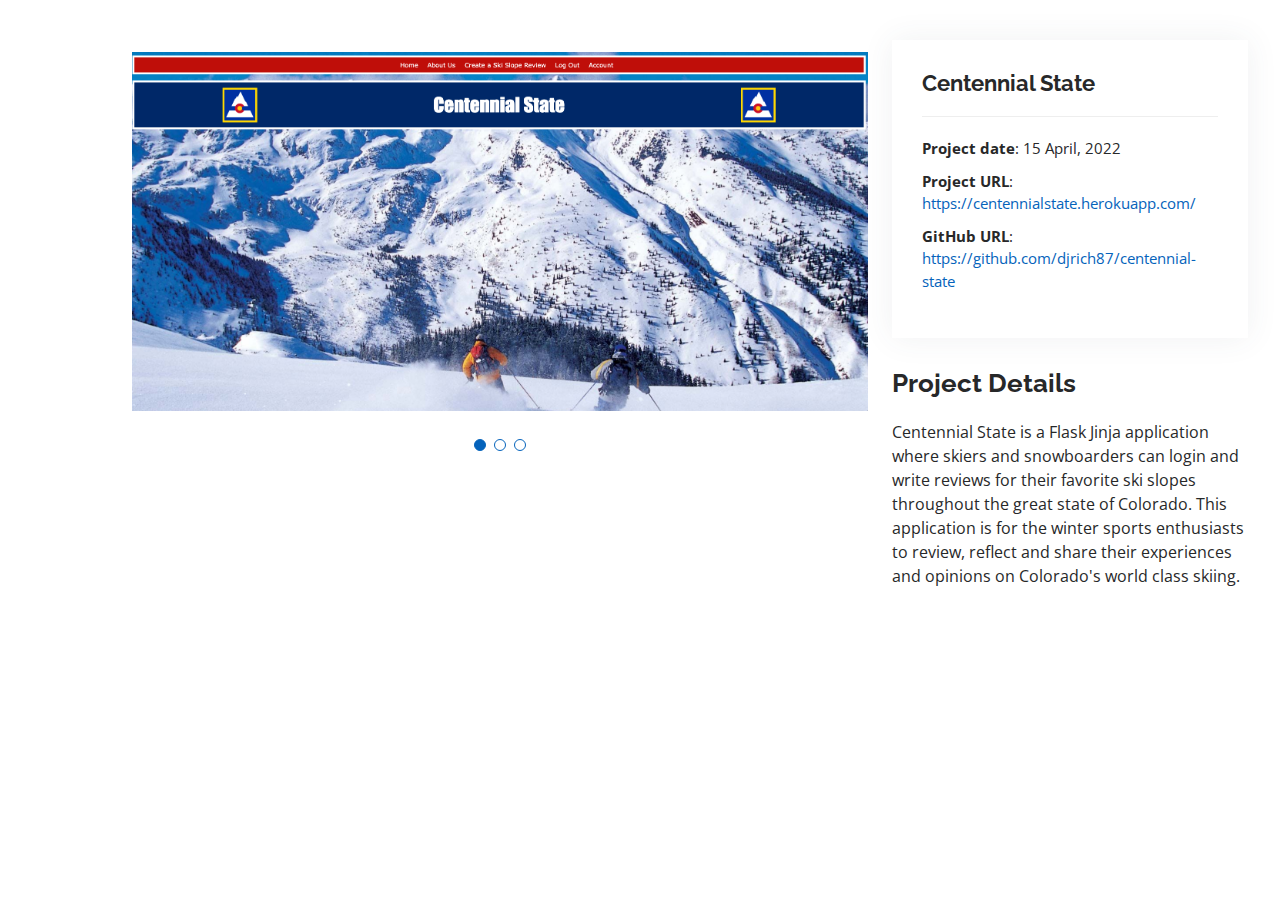
<file: centennial-details.html>
<!DOCTYPE html>
<html lang="en">

<head>
  <meta charset="utf-8">
  <meta content="width=device-width, initial-scale=1.0" name="viewport">

  <title>Portfolio Details - Personal Bootstrap Template</title>
  <meta content="" name="description">
  <meta content="" name="keywords">

  <!-- Favicons -->
  <link href="assets/img/favicon.png" rel="icon">
  <link href="assets/img/apple-touch-icon.png" rel="apple-touch-icon">

  <!-- Google Fonts -->
  <link href="https://fonts.googleapis.com/css?family=Open+Sans:300,300i,400,400i,600,600i,700,700i|Raleway:300,300i,400,400i,500,500i,600,600i,700,700i|Poppins:300,300i,400,400i,500,500i,600,600i,700,700i" rel="stylesheet">

  <!-- Vendor CSS Files -->
  <link href="assets/vendor/aos/aos.css" rel="stylesheet">
  <link href="assets/vendor/bootstrap/css/bootstrap.min.css" rel="stylesheet">
  <link href="assets/vendor/bootstrap-icons/bootstrap-icons.css" rel="stylesheet">
  <link href="assets/vendor/boxicons/css/boxicons.min.css" rel="stylesheet">
  <link href="assets/vendor/glightbox/css/glightbox.min.css" rel="stylesheet">
  <link href="assets/vendor/swiper/swiper-bundle.min.css" rel="stylesheet">

  <!-- Template Main CSS File -->
  <link href="assets/css/style.css" rel="stylesheet">

  <!-- =======================================================
  * Template Name: MyResume - v4.7.0
  * Template URL: https://bootstrapmade.com/free-html-bootstrap-template-my-resume/
  * Author: BootstrapMade.com
  * License: https://bootstrapmade.com/license/
  ======================================================== -->
</head>

<body>

  <main id="main">

    <!-- ======= Portfolio Details Section ======= -->
    <section id="portfolio-details" class="portfolio-details">
      <div class="container">

        <div class="row gy-4">

          <div class="col-lg-8">
            <div class="portfolio-details-slider swiper">
              <div class="swiper-wrapper align-items-center">

                <div class="swiper-slide">
                  <img src="assets/img/portfolio/centennial_state_main.jpg" alt="">
                </div>

                <div class="swiper-slide">
                  <img src="assets/img/portfolio/centennial-state-main-page-with-review.jpg" alt="">
                </div>

                <div class="swiper-slide">
                  <img src="assets/img/portfolio/centennial-state-about-us.png" alt="">
                </div>

              </div>
              <div class="swiper-pagination"></div>
            </div>
          </div>

          <div class="col-lg-4">
            <div class="portfolio-info">
              <h3>Centennial State</h3>
              <ul>
                <li><strong>Project date</strong>: 15 April, 2022</li>
                <li><strong>Project URL</strong>: <a href="https://centennialstate.herokuapp.com/" target="_blank">https://centennialstate.herokuapp.com/</a></li>
                <li><strong>GitHub URL</strong>: <a href="https://github.com/djrich87/centennial-state" target="_blank">https://github.com/djrich87/centennial-state</a></li>
              </ul>
            </div>
            <div class="portfolio-description">
              <h2>Project Details</h2>
              <p>
                Centennial State is a Flask Jinja application where skiers and snowboarders can login and write reviews for their favorite ski slopes throughout the great state of Colorado. This application is for the winter sports enthusiasts to review, reflect and share their experiences and opinions on Colorado's world class skiing.
              </p>
            </div>
          </div>

        </div>

      </div>
    </section><!-- End Portfolio Details Section -->

  </main><!-- End #main -->

  <div id="preloader"></div>
  <a href="#" class="back-to-top d-flex align-items-center justify-content-center"><i class="bi bi-arrow-up-short"></i></a>

  <!-- Vendor JS Files -->
  <script src="assets/vendor/purecounter/purecounter.js"></script>
  <script src="assets/vendor/aos/aos.js"></script>
  <script src="assets/vendor/bootstrap/js/bootstrap.bundle.min.js"></script>
  <script src="assets/vendor/glightbox/js/glightbox.min.js"></script>
  <script src="assets/vendor/isotope-layout/isotope.pkgd.min.js"></script>
  <script src="assets/vendor/swiper/swiper-bundle.min.js"></script>
  <script src="assets/vendor/typed.js/typed.min.js"></script>
  <script src="assets/vendor/waypoints/noframework.waypoints.js"></script>
  <script src="assets/vendor/php-email-form/validate.js"></script>

  <!-- Template Main JS File -->
  <script src="assets/js/main.js"></script>

</body>

</html>
</file>
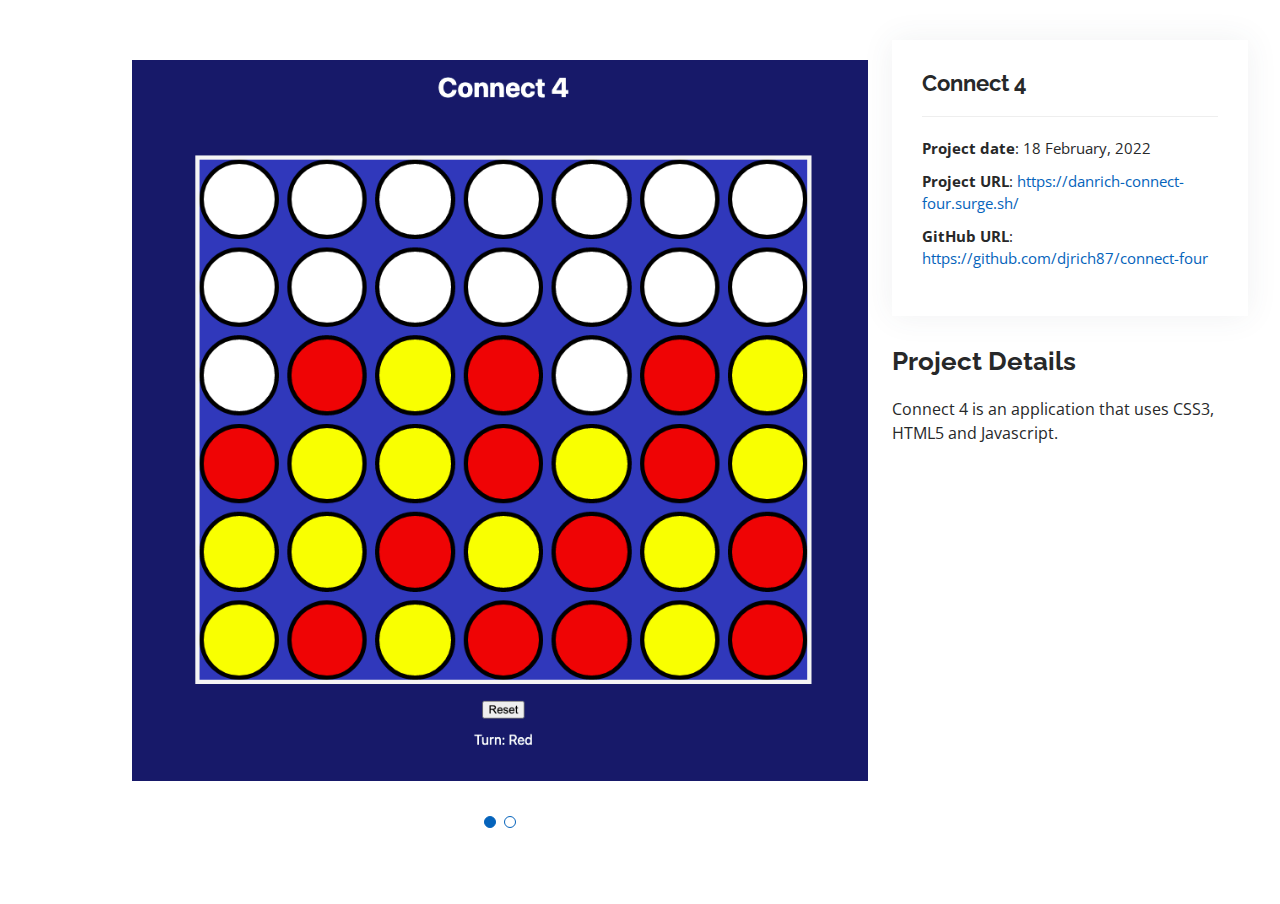
<file: connect-four-details.html>
<!DOCTYPE html>
<html lang="en">

<head>
  <meta charset="utf-8">
  <meta content="width=device-width, initial-scale=1.0" name="viewport">

  <title>Portfolio Details - Personal Bootstrap Template</title>
  <meta content="" name="description">
  <meta content="" name="keywords">

  <!-- Favicons -->
  <link href="assets/img/favicon.png" rel="icon">
  <link href="assets/img/apple-touch-icon.png" rel="apple-touch-icon">

  <!-- Google Fonts -->
  <link href="https://fonts.googleapis.com/css?family=Open+Sans:300,300i,400,400i,600,600i,700,700i|Raleway:300,300i,400,400i,500,500i,600,600i,700,700i|Poppins:300,300i,400,400i,500,500i,600,600i,700,700i" rel="stylesheet">

  <!-- Vendor CSS Files -->
  <link href="assets/vendor/aos/aos.css" rel="stylesheet">
  <link href="assets/vendor/bootstrap/css/bootstrap.min.css" rel="stylesheet">
  <link href="assets/vendor/bootstrap-icons/bootstrap-icons.css" rel="stylesheet">
  <link href="assets/vendor/boxicons/css/boxicons.min.css" rel="stylesheet">
  <link href="assets/vendor/glightbox/css/glightbox.min.css" rel="stylesheet">
  <link href="assets/vendor/swiper/swiper-bundle.min.css" rel="stylesheet">

  <!-- Template Main CSS File -->
  <link href="assets/css/style.css" rel="stylesheet">

  <!-- =======================================================
  * Template Name: MyResume - v4.7.0
  * Template URL: https://bootstrapmade.com/free-html-bootstrap-template-my-resume/
  * Author: BootstrapMade.com
  * License: https://bootstrapmade.com/license/
  ======================================================== -->
</head>

<body>

  <main id="main">

    <!-- ======= Portfolio Details Section ======= -->
    <section id="portfolio-details" class="portfolio-details">
      <div class="container">

        <div class="row gy-4">

          <div class="col-lg-8">
            <div class="portfolio-details-slider swiper">
              <div class="swiper-wrapper align-items-center">

                <div class="swiper-slide">
                  <img src="assets/img/portfolio/connect-four.png" alt="">
                </div>

                <div class="swiper-slide">
                  <img src="assets/img/portfolio/connect-four-two.png" alt="">
                </div>

              </div>
              <div class="swiper-pagination"></div>
            </div>
          </div>

          <div class="col-lg-4">
            <div class="portfolio-info">
              <h3>Connect 4</h3>
              <ul>
                <li><strong>Project date</strong>: 18 February, 2022</li>
                <li><strong>Project URL</strong>: <a href="https://danrich-connect-four.surge.sh/" target="_blank">https://danrich-connect-four.surge.sh/</a></li>
                <li><strong>GitHub URL</strong>: <a href="https://github.com/djrich87/connect-four" target="_blank">https://github.com/djrich87/connect-four</a></li>
              </ul>
            </div>
            <div class="portfolio-description">
              <h2>Project Details</h2>
              <p>
                Connect 4 is an application that uses CSS3, HTML5 and Javascript.
              </p>
            </div>
          </div>

        </div>

      </div>
    </section><!-- End Portfolio Details Section -->

  </main><!-- End #main -->

  <div id="preloader"></div>
  <a href="#" class="back-to-top d-flex align-items-center justify-content-center"><i class="bi bi-arrow-up-short"></i></a>

  <!-- Vendor JS Files -->
  <script src="assets/vendor/purecounter/purecounter.js"></script>
  <script src="assets/vendor/aos/aos.js"></script>
  <script src="assets/vendor/bootstrap/js/bootstrap.bundle.min.js"></script>
  <script src="assets/vendor/glightbox/js/glightbox.min.js"></script>
  <script src="assets/vendor/isotope-layout/isotope.pkgd.min.js"></script>
  <script src="assets/vendor/swiper/swiper-bundle.min.js"></script>
  <script src="assets/vendor/typed.js/typed.min.js"></script>
  <script src="assets/vendor/waypoints/noframework.waypoints.js"></script>
  <script src="assets/vendor/php-email-form/validate.js"></script>

  <!-- Template Main JS File -->
  <script src="assets/js/main.js"></script>

</body>

</html>
</file>
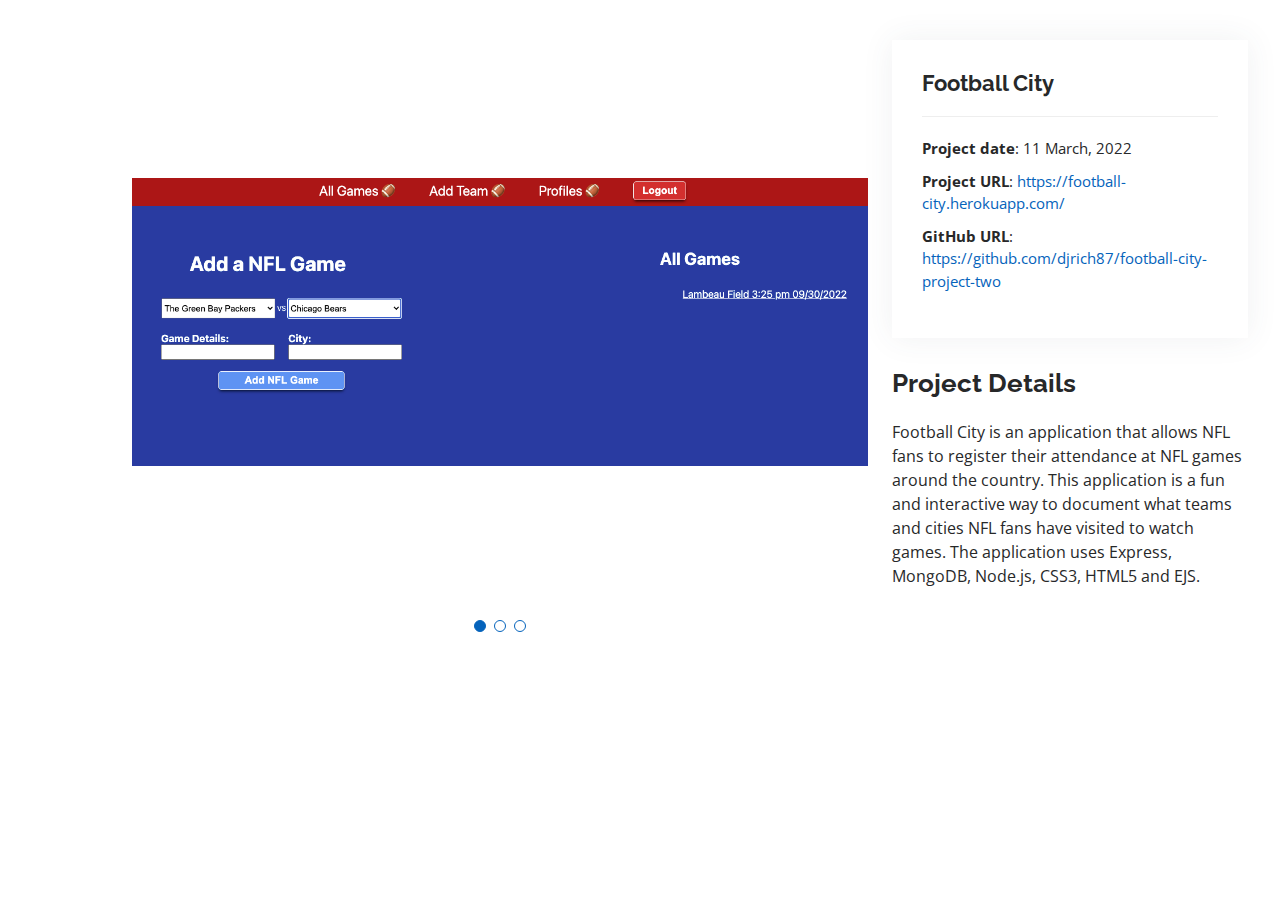
<file: football-city-details.html>
<!DOCTYPE html>
<html lang="en">

<head>
  <meta charset="utf-8">
  <meta content="width=device-width, initial-scale=1.0" name="viewport">

  <title>Portfolio Details - Personal Bootstrap Template</title>
  <meta content="" name="description">
  <meta content="" name="keywords">

  <!-- Favicons -->
  <link href="assets/img/favicon.png" rel="icon">
  <link href="assets/img/apple-touch-icon.png" rel="apple-touch-icon">

  <!-- Google Fonts -->
  <link href="https://fonts.googleapis.com/css?family=Open+Sans:300,300i,400,400i,600,600i,700,700i|Raleway:300,300i,400,400i,500,500i,600,600i,700,700i|Poppins:300,300i,400,400i,500,500i,600,600i,700,700i" rel="stylesheet">

  <!-- Vendor CSS Files -->
  <link href="assets/vendor/aos/aos.css" rel="stylesheet">
  <link href="assets/vendor/bootstrap/css/bootstrap.min.css" rel="stylesheet">
  <link href="assets/vendor/bootstrap-icons/bootstrap-icons.css" rel="stylesheet">
  <link href="assets/vendor/boxicons/css/boxicons.min.css" rel="stylesheet">
  <link href="assets/vendor/glightbox/css/glightbox.min.css" rel="stylesheet">
  <link href="assets/vendor/swiper/swiper-bundle.min.css" rel="stylesheet">

  <!-- Template Main CSS File -->
  <link href="assets/css/style.css" rel="stylesheet">

  <!-- =======================================================
  * Template Name: MyResume - v4.7.0
  * Template URL: https://bootstrapmade.com/free-html-bootstrap-template-my-resume/
  * Author: BootstrapMade.com
  * License: https://bootstrapmade.com/license/
  ======================================================== -->
</head>

<body>

  <main id="main">

    <!-- ======= Portfolio Details Section ======= -->
    <section id="portfolio-details" class="portfolio-details">
      <div class="container">

        <div class="row gy-4">

          <div class="col-lg-8">
            <div class="portfolio-details-slider swiper">
              <div class="swiper-wrapper align-items-center">

                <div class="swiper-slide">
                  <img src="assets/img/portfolio/football-city-main-page.png" alt="">
                </div>

                <div class="swiper-slide">
                  <img src="assets/img/portfolio/football-city-add-game.jpg" alt="">
                </div>

                <div class="swiper-slide">
                  <img src="assets/img/portfolio/football-city-game-details.png" alt="">
                </div>

              </div>
              <div class="swiper-pagination"></div>
            </div>
          </div>

          <div class="col-lg-4">
            <div class="portfolio-info">
              <h3>Football City</h3>
              <ul>
                <li><strong>Project date</strong>: 11 March, 2022</li>
                <li><strong>Project URL</strong>: <a href="https://football-city.herokuapp.com/" target="_blank">https://football-city.herokuapp.com/</a></li>
                <li><strong>GitHub URL</strong>: <a href="https://github.com/djrich87/football-city-project-two" target="_blank">https://github.com/djrich87/football-city-project-two</a></li>
              </ul>
            </div>
            <div class="portfolio-description">
              <h2>Project Details</h2>
              <p>
                Football City is an application that allows NFL fans to register their attendance at NFL games around the country. This application is a fun and interactive way to document what teams and cities NFL fans have visited to watch games. The application uses Express, MongoDB, Node.js, CSS3, HTML5 and EJS.
              </p>
            </div>
          </div>

        </div>

      </div>
    </section><!-- End Portfolio Details Section -->

  </main><!-- End #main -->

  <div id="preloader"></div>
  <a href="#" class="back-to-top d-flex align-items-center justify-content-center"><i class="bi bi-arrow-up-short"></i></a>

  <!-- Vendor JS Files -->
  <script src="assets/vendor/purecounter/purecounter.js"></script>
  <script src="assets/vendor/aos/aos.js"></script>
  <script src="assets/vendor/bootstrap/js/bootstrap.bundle.min.js"></script>
  <script src="assets/vendor/glightbox/js/glightbox.min.js"></script>
  <script src="assets/vendor/isotope-layout/isotope.pkgd.min.js"></script>
  <script src="assets/vendor/swiper/swiper-bundle.min.js"></script>
  <script src="assets/vendor/typed.js/typed.min.js"></script>
  <script src="assets/vendor/waypoints/noframework.waypoints.js"></script>
  <script src="assets/vendor/php-email-form/validate.js"></script>

  <!-- Template Main JS File -->
  <script src="assets/js/main.js"></script>

</body>

</html>
</file>
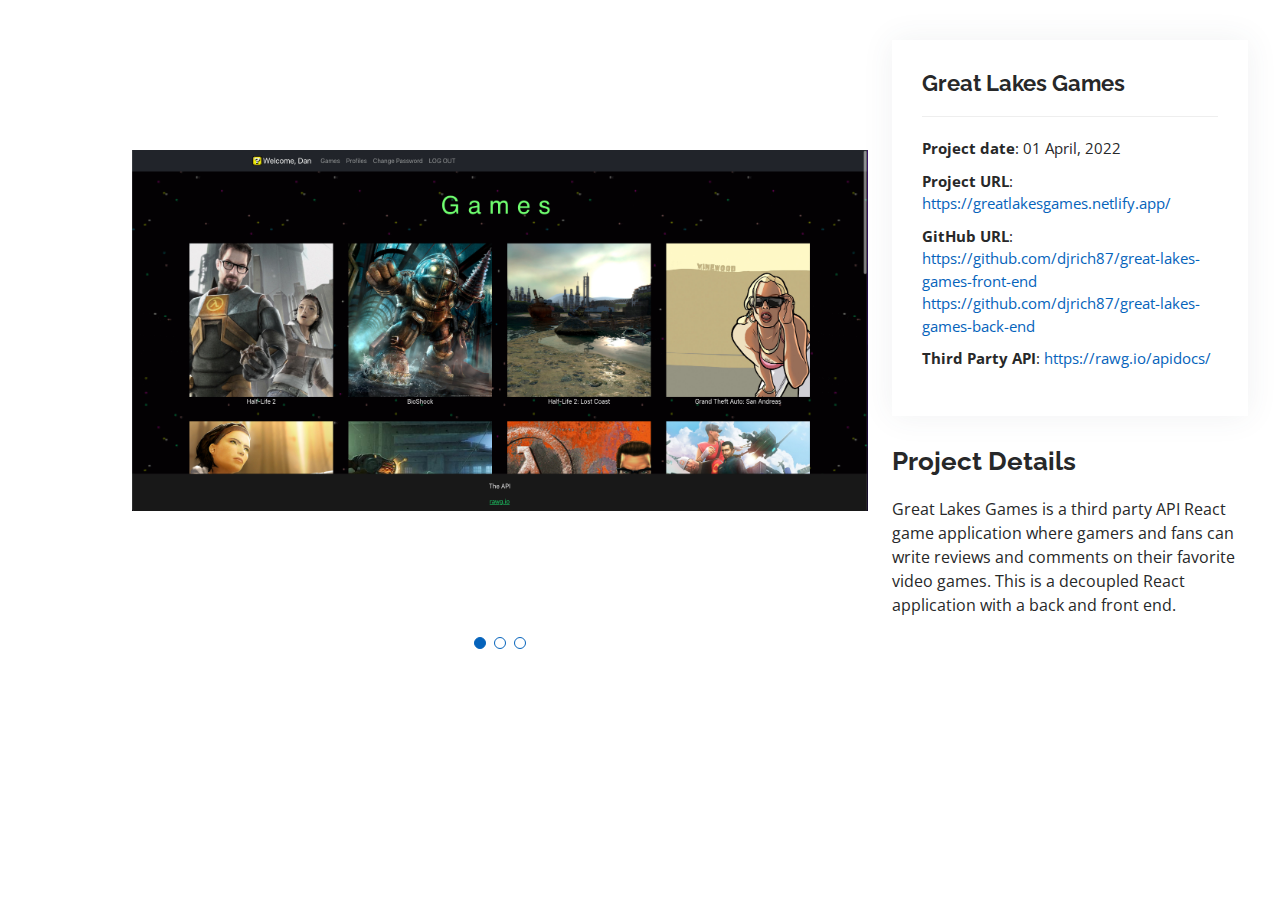
<file: great-lakes-games-details.html>
<!DOCTYPE html>
<html lang="en">

<head>
  <meta charset="utf-8">
  <meta content="width=device-width, initial-scale=1.0" name="viewport">

  <title>Portfolio Details - Personal Bootstrap Template</title>
  <meta content="" name="description">
  <meta content="" name="keywords">

  <!-- Favicons -->
  <link href="assets/img/favicon.png" rel="icon">
  <link href="assets/img/apple-touch-icon.png" rel="apple-touch-icon">

  <!-- Google Fonts -->
  <link href="https://fonts.googleapis.com/css?family=Open+Sans:300,300i,400,400i,600,600i,700,700i|Raleway:300,300i,400,400i,500,500i,600,600i,700,700i|Poppins:300,300i,400,400i,500,500i,600,600i,700,700i" rel="stylesheet">

  <!-- Vendor CSS Files -->
  <link href="assets/vendor/aos/aos.css" rel="stylesheet">
  <link href="assets/vendor/bootstrap/css/bootstrap.min.css" rel="stylesheet">
  <link href="assets/vendor/bootstrap-icons/bootstrap-icons.css" rel="stylesheet">
  <link href="assets/vendor/boxicons/css/boxicons.min.css" rel="stylesheet">
  <link href="assets/vendor/glightbox/css/glightbox.min.css" rel="stylesheet">
  <link href="assets/vendor/swiper/swiper-bundle.min.css" rel="stylesheet">

  <!-- Template Main CSS File -->
  <link href="assets/css/style.css" rel="stylesheet">

  <!-- =======================================================
  * Template Name: MyResume - v4.7.0
  * Template URL: https://bootstrapmade.com/free-html-bootstrap-template-my-resume/
  * Author: BootstrapMade.com
  * License: https://bootstrapmade.com/license/
  ======================================================== -->
</head>

<body>

  <main id="main">

    <!-- ======= Portfolio Details Section ======= -->
    <section id="portfolio-details" class="portfolio-details">
      <div class="container">

        <div class="row gy-4">

          <div class="col-lg-8">
            <div class="portfolio-details-slider swiper">
              <div class="swiper-wrapper align-items-center">

                <div class="swiper-slide">
                  <img src="assets/img/portfolio/great-lakes-games.jpg" alt="">
                </div>

                <div class="swiper-slide">
                  <img src="assets/img/portfolio/great-lakes-games-game-details-page.png" alt="">
                </div>

                <div class="swiper-slide">
                  <img src="assets/img/portfolio/great-lakes-games-reviews.jpg" alt="">
                </div>

              </div>
              <div class="swiper-pagination"></div>
            </div>
          </div>

          <div class="col-lg-4">
            <div class="portfolio-info">
              <h3>Great Lakes Games</h3>
              <ul>
                <li><strong>Project date</strong>: 01 April, 2022</li>
                <li><strong>Project URL</strong>: <a href="https://greatlakesgames.netlify.app/" target="_blank">https://greatlakesgames.netlify.app/</a></li>
                <li><strong>GitHub URL</strong>: <a href="https://github.com/djrich87/great-lakes-games-front-end" target="_blank">https://github.com/djrich87/great-lakes-games-front-end</a>
                  <a href="https://github.com/djrich87/great-lakes-games-back-end" target="_blank">https://github.com/djrich87/great-lakes-games-back-end</a></li>
                  <li><strong>Third Party API</strong>: <a href="https://rawg.io/apidocs" target="_blank">https://rawg.io/apidocs/</a></li>
              </ul>
            </div>
            <div class="portfolio-description">
              <h2>Project Details</h2>
              <p>
                Great Lakes Games is a third party API React game application where gamers and fans can write reviews and comments on their favorite video games. This is a decoupled React application with a back and front end.
              </p>
            </div>
          </div>

        </div>

      </div>
    </section><!-- End Portfolio Details Section -->

  </main><!-- End #main -->

  <div id="preloader"></div>
  <a href="#" class="back-to-top d-flex align-items-center justify-content-center"><i class="bi bi-arrow-up-short"></i></a>

  <!-- Vendor JS Files -->
  <script src="assets/vendor/purecounter/purecounter.js"></script>
  <script src="assets/vendor/aos/aos.js"></script>
  <script src="assets/vendor/bootstrap/js/bootstrap.bundle.min.js"></script>
  <script src="assets/vendor/glightbox/js/glightbox.min.js"></script>
  <script src="assets/vendor/isotope-layout/isotope.pkgd.min.js"></script>
  <script src="assets/vendor/swiper/swiper-bundle.min.js"></script>
  <script src="assets/vendor/typed.js/typed.min.js"></script>
  <script src="assets/vendor/waypoints/noframework.waypoints.js"></script>
  <script src="assets/vendor/php-email-form/validate.js"></script>

  <!-- Template Main JS File -->
  <script src="assets/js/main.js"></script>

</body>

</html>
</file>
<file: assets/css/style.css>
/**
* Template Name: MyResume - v4.7.0
* Template URL: https://bootstrapmade.com/free-html-bootstrap-template-my-resume/
* Author: BootstrapMade.com
* License: https://bootstrapmade.com/license/
*/

/*--------------------------------------------------------------
# General
--------------------------------------------------------------*/
body {
  font-family: "Open Sans", sans-serif;
  color: #272829;
}

a {
  color: #0563bb;
  text-decoration: none;
}

a:hover {
  color: #067ded;
  text-decoration: none;
}

h1, h2, h3, h4, h5, h6 {
  font-family: "Raleway", sans-serif;
}

/*--------------------------------------------------------------
# Back to top button
--------------------------------------------------------------*/
.back-to-top {
  position: fixed;
  visibility: hidden;
  opacity: 0;
  right: 15px;
  bottom: 15px;
  z-index: 996;
  background: #0563bb;
  width: 40px;
  height: 40px;
  border-radius: 50px;
  transition: all 0.4s;
}
.back-to-top i {
  font-size: 28px;
  color: #fff;
  line-height: 0;
}
.back-to-top:hover {
  background: #0678e3;
  color: #fff;
}
.back-to-top.active {
  visibility: visible;
  opacity: 1;
}

/*--------------------------------------------------------------
# Preloader
--------------------------------------------------------------*/
#preloader {
  position: fixed;
  top: 0;
  left: 0;
  right: 0;
  bottom: 0;
  z-index: 9999;
  overflow: hidden;
  background: #fff;
}

#preloader:before {
  content: "";
  position: fixed;
  top: calc(50% - 30px);
  left: calc(50% - 30px);
  border: 6px solid #0563bb;
  border-top-color: #fff;
  border-bottom-color: #fff;
  border-radius: 50%;
  width: 60px;
  height: 60px;
  -webkit-animation: animate-preloader 1s linear infinite;
  animation: animate-preloader 1s linear infinite;
}

@-webkit-keyframes animate-preloader {
  0% {
    transform: rotate(0deg);
  }
  100% {
    transform: rotate(360deg);
  }
}

@keyframes animate-preloader {
  0% {
    transform: rotate(0deg);
  }
  100% {
    transform: rotate(360deg);
  }
}
/*--------------------------------------------------------------
# Disable aos animation delay on mobile devices
--------------------------------------------------------------*/
@media screen and (max-width: 768px) {
  [data-aos-delay] {
    transition-delay: 0 !important;
  }
}
/*--------------------------------------------------------------
# Header
--------------------------------------------------------------*/
#header {
  position: fixed;
  top: 0;
  left: 0;
  bottom: 0;
  z-index: 9997;
  transition: all 0.5s;
  padding: 15px;
  overflow-y: auto;
}
@media (max-width: 992px) {
  #header {
    width: 300px;
    background: #fff;
    border-right: 1px solid #e6e9ec;
    left: -300px;
  }
}

@media (min-width: 992px) {
  #main {
    margin-left: 100px;
  }
}
/*--------------------------------------------------------------
# Navigation Menu
--------------------------------------------------------------*/
/**
* Desktop Navigation 
*/
.nav-menu {
  padding: 0;
  display: block;
}
.nav-menu * {
  margin: 0;
  padding: 0;
  list-style: none;
}
.nav-menu > ul > li {
  position: relative;
  white-space: nowrap;
}
.nav-menu a, .nav-menu a:focus {
  display: flex;
  align-items: center;
  color: #45505b;
  padding: 10px 18px;
  margin-bottom: 8px;
  transition: 0.3s;
  font-size: 15px;
  border-radius: 50px;
  background: #f2f3f5;
  height: 56px;
  width: 100%;
  overflow: hidden;
  transition: 0.3s;
}
.nav-menu a i, .nav-menu a:focus i {
  font-size: 20px;
}
.nav-menu a span, .nav-menu a:focus span {
  padding: 0 5px 0 7px;
  color: #45505b;
}
@media (min-width: 992px) {
  .nav-menu a, .nav-menu a:focus {
    width: 56px;
  }
  .nav-menu a span, .nav-menu a:focus span {
    display: none;
    color: #fff;
  }
}
.nav-menu a:hover, .nav-menu .active, .nav-menu .active:focus, .nav-menu li:hover > a {
  color: #fff;
  background: #0563bb;
}
.nav-menu a:hover span, .nav-menu .active span, .nav-menu .active:focus span, .nav-menu li:hover > a span {
  color: #fff;
}
.nav-menu a:hover, .nav-menu li:hover > a {
  width: 100%;
  color: #fff;
}
.nav-menu a:hover span, .nav-menu li:hover > a span {
  display: block;
}

/**
* Mobile Navigation 
*/
.mobile-nav-toggle {
  position: fixed;
  right: 10px;
  top: 10px;
  z-index: 9998;
  border: 0;
  background: none;
  font-size: 28px;
  transition: all 0.4s;
  outline: none !important;
  line-height: 0;
  cursor: pointer;
  border-radius: 50px;
  padding: 5px;
}
.mobile-nav-toggle i {
  color: #45505b;
}

.mobile-nav-active {
  overflow: hidden;
}
.mobile-nav-active #header {
  left: 0;
}
.mobile-nav-active .mobile-nav-toggle {
  color: #fff;
  background-color: #0563bb;
}

/*--------------------------------------------------------------
# Hero Section
--------------------------------------------------------------*/
#hero {
  width:100%;
  height: 120vh;
  background: url("/assets/img/yellowstone.jpg") top right no-repeat;
  background-size: cover;
  position: relative;
}
@media (min-width: 992px) {
  #hero {
    padding-left: 160px;
  }
}
#hero:before {
  content: "";
  background: rgba(255, 255, 255, 0.8);
  position: absolute;
  bottom: 0;
  top: 0;
  left: 0;
  right: 0;
}
#hero h1 {
  margin: 0;
  font-size: 64px;
  font-weight: 700;
  line-height: 56px;
  color: #45505b;
}
#hero p {
  color: #45505b;
  margin: 15px 0 0 0;
  font-size: 26px;
  font-family: "Poppins", sans-serif;
}
#hero p span {
  color: #0563bb;
  letter-spacing: 1px;
}
#hero .social-links {
  margin-top: 30px;
}
#hero .social-links a {
  font-size: 24px;
  display: inline-block;
  color: #45505b;
  line-height: 1;
  margin-right: 20px;
  transition: 0.3s;
}
#hero .social-links a:hover {
  color: #0563bb;
}
@media (max-width: 992px) {
  #hero {
    text-align: center;
  }
  #hero h1 {
    font-size: 32px;
    line-height: 36px;
  }
  #hero p {
    margin-top: 10px;
    font-size: 20px;
    line-height: 24px;
  }
}

/*--------------------------------------------------------------
# Sections General
--------------------------------------------------------------*/
section {
  padding: 60px 0;
  overflow: hidden;
}

.section-title {
  text-align: center;
  padding-bottom: 30px;
}
.section-title h2 {
  font-size: 32px;
  font-weight: bold;
  text-transform: uppercase;
  margin-bottom: 20px;
  padding-bottom: 20px;
  position: relative;
  color: #45505b;
}
.section-title h2::before {
  content: "";
  position: absolute;
  display: block;
  width: 120px;
  height: 1px;
  background: #ddd;
  bottom: 1px;
  left: calc(50% - 60px);
}
.section-title h2::after {
  content: "";
  position: absolute;
  display: block;
  width: 40px;
  height: 3px;
  background: #0563bb;
  bottom: 0;
  left: calc(50% - 20px);
}
.section-title p {
  margin-bottom: 0;
}

/*--------------------------------------------------------------
# About
--------------------------------------------------------------*/
.about .content h3 {
  font-weight: 700;
  font-size: 26px;
  color: #728394;
}
.about .content ul {
  list-style: none;
  padding: 0;
}
.about .content ul li {
  margin-bottom: 20px;
  display: flex;
  align-items: center;
}
.about .content ul strong {
  margin-right: 10px;
}
.about .content ul i {
  font-size: 16px;
  margin-right: 5px;
  color: #0563bb;
  line-height: 0;
}
.about .content p:last-child {
  margin-bottom: 0;
}

/*--------------------------------------------------------------
# Facts
--------------------------------------------------------------*/
.facts .count-box {
  padding: 30px 30px 25px 30px;
  margin-top: 30px;
  width: 100%;
  position: relative;
  text-align: center;
  background: #fff;
}
.facts .count-box i {
  position: absolute;
  top: -25px;
  left: 50%;
  transform: translateX(-50%);
  font-size: 24px;
  background: #0563bb;
  color: #fff;
  border-radius: 50px;
  display: inline-flex;
  align-items: center;
  justify-content: center;
  width: 48px;
  height: 48px;
}
.facts .count-box span {
  font-size: 36px;
  display: block;
  font-weight: 600;
  color: #011426;
}
.facts .count-box p {
  padding: 0;
  margin: 0;
  font-family: "Raleway", sans-serif;
  font-size: 14px;
}

/*--------------------------------------------------------------
# Akills
--------------------------------------------------------------*/
.skills .progress {
  height: 60px;
  display: block;
  background: none;
  border-radius: 0;
}
.skills .progress .skill {
  padding: 10px 0;
  margin: 0;
  text-transform: uppercase;
  display: block;
  font-weight: 600;
  font-family: "Poppins", sans-serif;
  color: #45505b;
}
.skills .progress .skill .val {
  float: right;
  font-style: normal;
}
.skills .progress-bar-wrap {
  background: #f2f3f5;
}
.skills .progress-bar {
  width: 1px;
  height: 10px;
  transition: 0.9s;
  background-color: #0563bb;
}

/*--------------------------------------------------------------
# Resume
--------------------------------------------------------------*/
.resume .resume-title {
  font-size: 26px;
  font-weight: 700;
  margin-top: 20px;
  margin-bottom: 20px;
  color: #45505b;
}
.resume .resume-item {
  padding: 0 0 20px 20px;
  margin-top: -2px;
  border-left: 2px solid #0563bb;
  position: relative;
}
.resume .resume-item h4 {
  line-height: 18px;
  font-size: 18px;
  font-weight: 600;
  text-transform: uppercase;
  font-family: "Poppins", sans-serif;
  color: #0563bb;
  margin-bottom: 10px;
}
.resume .resume-item h5 {
  font-size: 16px;
  background: #f7f8f9;
  padding: 5px 15px;
  display: inline-block;
  font-weight: 600;
  margin-bottom: 10px;
}
.resume .resume-item ul {
  padding-left: 20px;
}
.resume .resume-item ul li {
  padding-bottom: 10px;
}
.resume .resume-item:last-child {
  padding-bottom: 0;
}
.resume .resume-item::before {
  content: "";
  position: absolute;
  width: 16px;
  height: 16px;
  border-radius: 50px;
  left: -9px;
  top: 0;
  background: #fff;
  border: 2px solid #0563bb;
}

/*--------------------------------------------------------------
# Portfolio
--------------------------------------------------------------*/
.portfolio .portfolio-item {
  margin-bottom: 30px;
}
.portfolio #portfolio-flters {
  padding: 0;
  margin: 0 auto 25px auto;
  list-style: none;
  text-align: center;
  background: #fff;
  border-radius: 50px;
  padding: 2px 15px;
}
.portfolio #portfolio-flters li {
  cursor: pointer;
  display: inline-block;
  padding: 10px 15px;
  font-size: 14px;
  font-weight: 600;
  line-height: 1;
  text-transform: uppercase;
  color: #272829;
  margin-bottom: 5px;
  transition: all 0.3s ease-in-out;
}
.portfolio #portfolio-flters li:hover, .portfolio #portfolio-flters li.filter-active {
  color: #0563bb;
}
.portfolio #portfolio-flters li:last-child {
  margin-right: 0;
}
.portfolio .portfolio-wrap {
  transition: 0.3s;
  position: relative;
  overflow: hidden;
  z-index: 1;
  background: rgba(69, 80, 91, 0.8);
}
.portfolio .portfolio-wrap::before {
  content: "";
  background: rgba(255, 255, 255, 0.7);
  position: absolute;
  left: 30px;
  right: 30px;
  top: 30px;
  bottom: 30px;
  transition: all ease-in-out 0.3s;
  z-index: 2;
  opacity: 0;
}
.portfolio .portfolio-wrap .portfolio-info {
  opacity: 0;
  position: absolute;
  top: 0;
  left: 0;
  right: 0;
  bottom: 0;
  text-align: center;
  z-index: 3;
  transition: all ease-in-out 0.3s;
  display: flex;
  flex-direction: column;
  justify-content: center;
  align-items: center;
}
.portfolio .portfolio-wrap .portfolio-info::before {
  display: block;
  content: "";
  width: 48px;
  height: 48px;
  position: absolute;
  top: 35px;
  left: 35px;
  border-top: 3px solid #d7dce1;
  border-left: 3px solid #d7dce1;
  transition: all 0.5s ease 0s;
  z-index: 9994;
}
.portfolio .portfolio-wrap .portfolio-info::after {
  display: block;
  content: "";
  width: 48px;
  height: 48px;
  position: absolute;
  bottom: 35px;
  right: 35px;
  border-bottom: 3px solid #d7dce1;
  border-right: 3px solid #d7dce1;
  transition: all 0.5s ease 0s;
  z-index: 9994;
}
.portfolio .portfolio-wrap .portfolio-info h4 {
  font-size: 20px;
  color: #45505b;
  font-weight: 600;
}
.portfolio .portfolio-wrap .portfolio-info p {
  color: #45505b;
  font-size: 14px;
  text-transform: uppercase;
  padding: 0;
  margin: 0;
}
.portfolio .portfolio-wrap .portfolio-links {
  text-align: center;
  z-index: 4;
}
.portfolio .portfolio-wrap .portfolio-links a {
  color: #45505b;
  margin: 0 2px;
  font-size: 28px;
  display: inline-block;
  transition: 0.3s;
}
.portfolio .portfolio-wrap .portfolio-links a:hover {
  color: #148af9;
}
.portfolio .portfolio-wrap:hover::before {
  top: 0;
  left: 0;
  right: 0;
  bottom: 0;
  opacity: 1;
}
.portfolio .portfolio-wrap:hover .portfolio-info {
  opacity: 1;
}
.portfolio .portfolio-wrap:hover .portfolio-info::before {
  top: 15px;
  left: 15px;
}
.portfolio .portfolio-wrap:hover .portfolio-info::after {
  bottom: 15px;
  right: 15px;
}

/*--------------------------------------------------------------
# Portfolio Details
--------------------------------------------------------------*/
.portfolio-details {
  padding-top: 40px;
}
.portfolio-details .portfolio-details-slider img {
  width: 100%;
}
.portfolio-details .portfolio-details-slider .swiper-pagination {
  margin-top: 20px;
  position: relative;
}
.portfolio-details .portfolio-details-slider .swiper-pagination .swiper-pagination-bullet {
  width: 12px;
  height: 12px;
  background-color: #fff;
  opacity: 1;
  border: 1px solid #0563bb;
}
.portfolio-details .portfolio-details-slider .swiper-pagination .swiper-pagination-bullet-active {
  background-color: #0563bb;
}
.portfolio-details .portfolio-info {
  padding: 30px;
  box-shadow: 0px 0 30px rgba(69, 80, 91, 0.08);
}
.portfolio-details .portfolio-info h3 {
  font-size: 22px;
  font-weight: 700;
  margin-bottom: 20px;
  padding-bottom: 20px;
  border-bottom: 1px solid #eee;
}
.portfolio-details .portfolio-info ul {
  list-style: none;
  padding: 0;
  font-size: 15px;
}
.portfolio-details .portfolio-info ul li + li {
  margin-top: 10px;
}
.portfolio-details .portfolio-description {
  padding-top: 30px;
}
.portfolio-details .portfolio-description h2 {
  font-size: 26px;
  font-weight: 700;
  margin-bottom: 20px;
}
.portfolio-details .portfolio-description p {
  padding: 0;
}

/*--------------------------------------------------------------
# Services
--------------------------------------------------------------*/
.services .icon-box {
  text-align: center;
  padding: 70px 20px 80px 20px;
  transition: all ease-in-out 0.3s;
  background: #fff;
  box-shadow: 0px 5px 90px 0px rgba(110, 123, 131, 0.05);
}
.services .icon-box .icon {
  margin: 0 auto;
  width: 100px;
  height: 100px;
  display: flex;
  align-items: center;
  justify-content: center;
  transition: ease-in-out 0.3s;
  position: relative;
}
.services .icon-box .icon i {
  font-size: 36px;
  transition: 0.5s;
  position: relative;
}
.services .icon-box .icon svg {
  position: absolute;
  top: 0;
  left: 0;
}
.services .icon-box .icon svg path {
  transition: 0.5s;
  fill: #f5f5f5;
}
.services .icon-box h4 {
  font-weight: 600;
  margin: 10px 0 15px 0;
  font-size: 22px;
}
.services .icon-box h4 a {
  color: #45505b;
  transition: ease-in-out 0.3s;
}
.services .icon-box p {
  line-height: 24px;
  font-size: 14px;
  margin-bottom: 0;
}
.services .icon-box:hover {
  border-color: #fff;
  box-shadow: 0px 0 35px 0 rgba(0, 0, 0, 0.08);
}
.services .iconbox-blue i {
  color: #47aeff;
}
.services .iconbox-blue:hover .icon i {
  color: #fff;
}
.services .iconbox-blue:hover .icon path {
  fill: #47aeff;
}
.services .iconbox-orange i {
  color: #ffa76e;
}
.services .iconbox-orange:hover .icon i {
  color: #fff;
}
.services .iconbox-orange:hover .icon path {
  fill: #ffa76e;
}
.services .iconbox-pink i {
  color: #e80368;
}
.services .iconbox-pink:hover .icon i {
  color: #fff;
}
.services .iconbox-pink:hover .icon path {
  fill: #e80368;
}
.services .iconbox-yellow i {
  color: #ffbb2c;
}
.services .iconbox-yellow:hover .icon i {
  color: #fff;
}
.services .iconbox-yellow:hover .icon path {
  fill: #ffbb2c;
}
.services .iconbox-red i {
  color: #ff5828;
}
.services .iconbox-red:hover .icon i {
  color: #fff;
}
.services .iconbox-red:hover .icon path {
  fill: #ff5828;
}
.services .iconbox-teal i {
  color: #11dbcf;
}
.services .iconbox-teal:hover .icon i {
  color: #fff;
}
.services .iconbox-teal:hover .icon path {
  fill: #11dbcf;
}

/*--------------------------------------------------------------
# Testimonials
--------------------------------------------------------------*/
.testimonials .section-header {
  margin-bottom: 40px;
}
.testimonials .testimonials-carousel, .testimonials .testimonials-slider {
  overflow: hidden;
}
.testimonials .testimonial-item {
  text-align: center;
}
.testimonials .testimonial-item .testimonial-img {
  width: 120px;
  border-radius: 50%;
  border: 4px solid #fff;
  margin: 0 auto;
}
.testimonials .testimonial-item h3 {
  font-size: 20px;
  font-weight: bold;
  margin: 10px 0 5px 0;
  color: #111;
}
.testimonials .testimonial-item h4 {
  font-size: 14px;
  color: #999;
  margin: 0 0 15px 0;
}
.testimonials .testimonial-item .quote-icon-left, .testimonials .testimonial-item .quote-icon-right {
  color: #90c8fc;
  font-size: 26px;
}
.testimonials .testimonial-item .quote-icon-left {
  display: inline-block;
  left: -5px;
  position: relative;
}
.testimonials .testimonial-item .quote-icon-right {
  display: inline-block;
  right: -5px;
  position: relative;
  top: 10px;
}
.testimonials .testimonial-item p {
  font-style: italic;
  margin: 0 auto 15px auto;
}
.testimonials .swiper-pagination {
  margin-top: 20px;
  position: relative;
}
.testimonials .swiper-pagination .swiper-pagination-bullet {
  width: 12px;
  height: 12px;
  background-color: #fff;
  opacity: 1;
  border: 1px solid #0563bb;
}
.testimonials .swiper-pagination .swiper-pagination-bullet-active {
  background-color: #0563bb;
}
@media (min-width: 992px) {
  .testimonials .testimonial-item p {
    width: 80%;
  }
}

/*--------------------------------------------------------------
# Contact
--------------------------------------------------------------*/
.contact .info {
  width: 100%;
  background: #fff;
}
.contact .info i {
  font-size: 20px;
  color: #0563bb;
  float: left;
  width: 44px;
  height: 44px;
  background: #eef7ff;
  display: flex;
  justify-content: center;
  align-items: center;
  border-radius: 50px;
  transition: all 0.3s ease-in-out;
}
.contact .info h4 {
  padding: 0 0 0 60px;
  font-size: 22px;
  font-weight: 600;
  margin-bottom: 5px;
  color: #45505b;
}
.contact .info p {
  padding: 0 0 0 60px;
  margin-bottom: 0;
  font-size: 14px;
  color: #728394;
}
.contact .info .email, .contact .info .phone {
  margin-top: 40px;
}
.contact .info .email:hover i, .contact .info .address:hover i, .contact .info .phone:hover i {
  background: #0563bb;
  color: #fff;
}
.contact .php-email-form {
  width: 100%;
  background: #fff;
}
.contact .php-email-form .form-group {
  padding-bottom: 8px;
}
.contact .php-email-form .error-message {
  display: none;
  color: #fff;
  background: #ed3c0d;
  text-align: left;
  padding: 15px;
  font-weight: 600;
}
.contact .php-email-form .error-message br + br {
  margin-top: 25px;
}
.contact .php-email-form .sent-message {
  display: none;
  color: #fff;
  background: #18d26e;
  text-align: center;
  padding: 15px;
  font-weight: 600;
}
.contact .php-email-form .loading {
  display: none;
  background: #fff;
  text-align: center;
  padding: 15px;
}
.contact .php-email-form .loading:before {
  content: "";
  display: inline-block;
  border-radius: 50%;
  width: 24px;
  height: 24px;
  margin: 0 10px -6px 0;
  border: 3px solid #18d26e;
  border-top-color: #eee;
  -webkit-animation: animate-loading 1s linear infinite;
  animation: animate-loading 1s linear infinite;
}
.contact .php-email-form input, .contact .php-email-form textarea {
  border-radius: 4px;
  box-shadow: none;
  font-size: 14px;
}
.contact .php-email-form input {
  height: 44px;
}
.contact .php-email-form textarea {
  padding: 10px 12px;
}
.contact .php-email-form button[type=submit] {
  background: #0563bb;
  border: 0;
  padding: 10px 35px;
  color: #fff;
  transition: 0.4s;
  border-radius: 50px;
}
.contact .php-email-form button[type=submit]:hover {
  background: #0678e3;
}
@-webkit-keyframes animate-loading {
  0% {
    transform: rotate(0deg);
  }
  100% {
    transform: rotate(360deg);
  }
}
@keyframes animate-loading {
  0% {
    transform: rotate(0deg);
  }
  100% {
    transform: rotate(360deg);
  }
}

/*--------------------------------------------------------------
# Footer
--------------------------------------------------------------*/
#footer {
  background: #f7f8f9;
  color: #45505b;
  font-size: 14px;
  text-align: center;
  padding: 30px 0;
}
#footer h3 {
  font-size: 36px;
  font-weight: 700;
  position: relative;
  font-family: "Poppins", sans-serif;
  padding: 0;
  margin: 0 0 15px 0;
}
#footer p {
  font-size: 15;
  font-style: italic;
  padding: 0;
  margin: 0 0 40px 0;
}
#footer .social-links {
  margin: 0 0 40px 0;
}
#footer .social-links a {
  font-size: 18px;
  display: inline-block;
  background: #0563bb;
  color: #fff;
  line-height: 1;
  padding: 8px 0;
  margin-right: 4px;
  border-radius: 50%;
  text-align: center;
  width: 36px;
  height: 36px;
  transition: 0.3s;
}
#footer .social-links a:hover {
  background: #0678e3;
  color: #fff;
  text-decoration: none;
}
#footer .copyright {
  margin: 0 0 5px 0;
}
#footer .credits {
  font-size: 13px;
}
</file>
